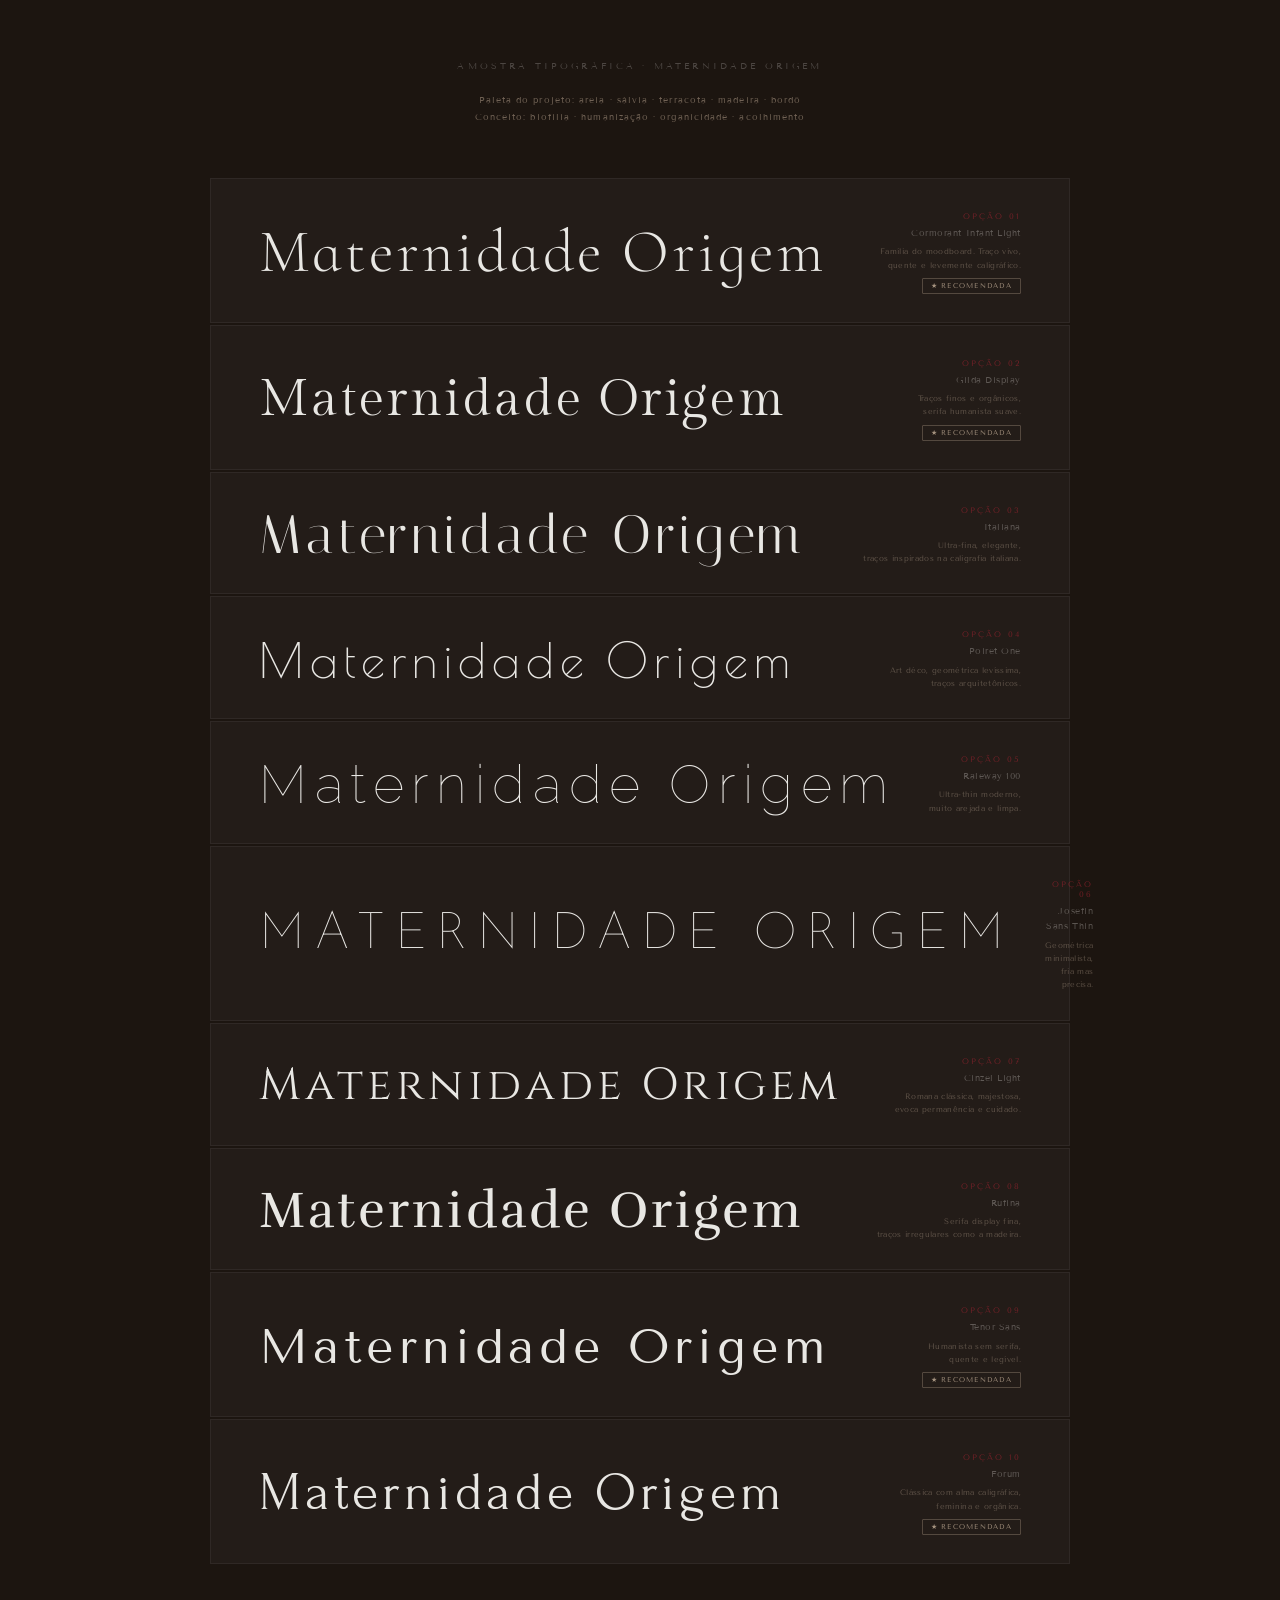
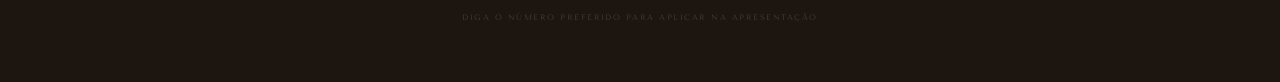
<file: font-sample.html>
<!DOCTYPE html>
<html lang="pt-BR">
<head>
  <meta charset="UTF-8">
  <meta name="viewport" content="width=device-width, initial-scale=1.0">
  <title>Amostra de Fontes · Maternidade Origem</title>
  <link rel="preconnect" href="https://fonts.googleapis.com">
  <link rel="preconnect" href="https://fonts.gstatic.com" crossorigin>
  <link href="https://fonts.googleapis.com/css2?family=Cormorant+Infant:wght@300&family=Gilda+Display&family=Italiana&family=Poiret+One&family=Raleway:wght@100;200&family=Josefin+Sans:wght@100&family=Cinzel:wght@300&family=Rufina:wght@400&family=Tenor+Sans&family=Forum&display=swap" rel="stylesheet">
  <style>
    *, *::before, *::after { box-sizing: border-box; margin: 0; padding: 0; }

    body {
      background: #1c1510;
      min-height: 100vh;
      display: flex;
      flex-direction: column;
      align-items: center;
      justify-content: center;
      padding: 60px 40px;
      font-family: 'Tenor Sans', sans-serif;
    }

    h2.page-label {
      font-family: 'Tenor Sans', sans-serif;
      font-size: 0.58rem;
      font-weight: 400;
      letter-spacing: 0.34em;
      text-transform: uppercase;
      color: rgba(250,248,245,0.22);
      margin-bottom: 20px;
      text-align: center;
    }

    .context-note {
      font-size: 0.56rem;
      font-weight: 400;
      letter-spacing: 0.12em;
      color: rgba(197, 176, 154, 0.5);
      text-align: center;
      margin-bottom: 52px;
      line-height: 1.9;
    }

    .samples {
      display: flex;
      flex-direction: column;
      gap: 2px;
      width: min(860px, 100%);
    }

    .sample {
      background: rgba(255,255,255,0.03);
      border: 1px solid rgba(255,255,255,0.055);
      padding: 32px 48px 28px;
      display: grid;
      grid-template-columns: 1fr auto;
      align-items: center;
      gap: 32px;
      transition: background 0.2s;
      cursor: default;
    }

    .sample:hover { background: rgba(255,255,255,0.06); }

    .sample-title {
      color: rgba(250, 248, 245, 0.92);
      line-height: 1;
      letter-spacing: 0.05em;
      white-space: nowrap;
    }

    .sample-meta {
      text-align: right;
      flex-shrink: 0;
    }

    .meta-num {
      display: block;
      font-size: 0.48rem;
      font-weight: 500;
      letter-spacing: 0.26em;
      text-transform: uppercase;
      color: rgba(156,35,48,0.65);
      margin-bottom: 5px;
    }

    .meta-name {
      display: block;
      font-size: 0.56rem;
      font-weight: 400;
      letter-spacing: 0.06em;
      color: rgba(250,248,245,0.28);
      line-height: 1.7;
    }

    .meta-why {
      display: block;
      font-size: 0.52rem;
      font-weight: 400;
      letter-spacing: 0.04em;
      color: rgba(197,176,154,0.38);
      line-height: 1.6;
      margin-top: 4px;
      max-width: 180px;
    }

    /* ── 01 · Cormorant Infant Light — a mais próxima do moodboard */
    .s1 .sample-title { font-family: 'Cormorant Infant', serif; font-weight: 300; font-size: 3.8rem; }

    /* ── 02 · Gilda Display — serifa fina com traços orgânicos */
    .s2 .sample-title { font-family: 'Gilda Display', serif; font-size: 3.2rem; }

    /* ── 03 · Italiana — ultra-fina, traços italianizantes */
    .s3 .sample-title { font-family: 'Italiana', serif; font-size: 3.4rem; letter-spacing: 0.08em; }

    /* ── 04 · Poiret One — art déco, geométrica, levíssima */
    .s4 .sample-title { font-family: 'Poiret One', sans-serif; font-size: 3.0rem; letter-spacing: 0.12em; }

    /* ── 05 · Raleway 100 — ultra thin, arquitetônica */
    .s5 .sample-title { font-family: 'Raleway', sans-serif; font-weight: 100; font-size: 3.4rem; letter-spacing: 0.14em; }

    /* ── 06 · Josefin Sans Thin — geométrica minimalista */
    .s6 .sample-title { font-family: 'Josefin Sans', sans-serif; font-weight: 100; font-size: 3.2rem; letter-spacing: 0.18em; text-transform: uppercase; }

    /* ── 07 · Cinzel Light — romana clássica, majestosa */
    .s7 .sample-title { font-family: 'Cinzel', serif; font-weight: 300; font-size: 2.8rem; letter-spacing: 0.1em; }

    /* ── 08 · Rufina — serifa display, traços finos elegantes */
    .s8 .sample-title { font-family: 'Rufina', serif; font-size: 3.2rem; letter-spacing: 0.06em; }

    /* ── 09 · Tenor Sans — humanista, quente, sem serifa */
    .s9 .sample-title { font-family: 'Tenor Sans', sans-serif; font-size: 3.0rem; letter-spacing: 0.1em; }

    /* ── 10 · Forum — calligráfica clássica, feminina */
    .s10 .sample-title { font-family: 'Forum', cursive; font-size: 3.4rem; letter-spacing: 0.07em; }

    .rec-badge {
      display: inline-block;
      font-size: 0.44rem;
      font-weight: 500;
      letter-spacing: 0.18em;
      text-transform: uppercase;
      color: rgba(197,176,154,0.8);
      border: 1px solid rgba(197,176,154,0.3);
      padding: 2px 8px 3px;
      border-radius: 1px;
      margin-top: 6px;
    }

    .footer-note {
      margin-top: 48px;
      font-size: 0.52rem;
      font-weight: 400;
      letter-spacing: 0.18em;
      text-transform: uppercase;
      color: rgba(250,248,245,0.16);
      text-align: center;
    }
  </style>
</head>
<body>

  <h2 class="page-label">Amostra tipográfica · Maternidade Origem</h2>
  <p class="context-note">
    Paleta do projeto: areia · sálvia · terracota · madeira · bordô<br>
    Conceito: biofilia · humanização · organicidade · acolhimento
  </p>

  <div class="samples">

    <div class="sample s1">
      <div class="sample-title">Maternidade Origem</div>
      <div class="sample-meta">
        <span class="meta-num">Opção 01</span>
        <span class="meta-name">Cormorant Infant Light</span>
        <span class="meta-why">Família do moodboard. Traço vivo,<br>quente e levemente caligráfico.</span>
        <span class="rec-badge">★ Recomendada</span>
      </div>
    </div>

    <div class="sample s2">
      <div class="sample-title">Maternidade Origem</div>
      <div class="sample-meta">
        <span class="meta-num">Opção 02</span>
        <span class="meta-name">Gilda Display</span>
        <span class="meta-why">Traços finos e orgânicos,<br>serifa humanista suave.</span>
        <span class="rec-badge">★ Recomendada</span>
      </div>
    </div>

    <div class="sample s3">
      <div class="sample-title">Maternidade Origem</div>
      <div class="sample-meta">
        <span class="meta-num">Opção 03</span>
        <span class="meta-name">Italiana</span>
        <span class="meta-why">Ultra-fina, elegante,<br>traços inspirados na caligrafia italiana.</span>
      </div>
    </div>

    <div class="sample s4">
      <div class="sample-title">Maternidade Origem</div>
      <div class="sample-meta">
        <span class="meta-num">Opção 04</span>
        <span class="meta-name">Poiret One</span>
        <span class="meta-why">Art déco, geométrica levíssima,<br>traços arquitetônicos.</span>
      </div>
    </div>

    <div class="sample s5">
      <div class="sample-title">Maternidade Origem</div>
      <div class="sample-meta">
        <span class="meta-num">Opção 05</span>
        <span class="meta-name">Raleway 100</span>
        <span class="meta-why">Ultra-thin moderno,<br>muito arejada e limpa.</span>
      </div>
    </div>

    <div class="sample s6">
      <div class="sample-title">Maternidade Origem</div>
      <div class="sample-meta">
        <span class="meta-num">Opção 06</span>
        <span class="meta-name">Josefin Sans Thin</span>
        <span class="meta-why">Geométrica minimalista,<br>fria mas precisa.</span>
      </div>
    </div>

    <div class="sample s7">
      <div class="sample-title">Maternidade Origem</div>
      <div class="sample-meta">
        <span class="meta-num">Opção 07</span>
        <span class="meta-name">Cinzel Light</span>
        <span class="meta-why">Romana clássica, majestosa,<br>evoca permanência e cuidado.</span>
      </div>
    </div>

    <div class="sample s8">
      <div class="sample-title">Maternidade Origem</div>
      <div class="sample-meta">
        <span class="meta-num">Opção 08</span>
        <span class="meta-name">Rufina</span>
        <span class="meta-why">Serifa display fina,<br>traços irregulares como a madeira.</span>
      </div>
    </div>

    <div class="sample s9">
      <div class="sample-title">Maternidade Origem</div>
      <div class="sample-meta">
        <span class="meta-num">Opção 09</span>
        <span class="meta-name">Tenor Sans</span>
        <span class="meta-why">Humanista sem serifa,<br>quente e legível.</span>
        <span class="rec-badge">★ Recomendada</span>
      </div>
    </div>

    <div class="sample s10">
      <div class="sample-title">Maternidade Origem</div>
      <div class="sample-meta">
        <span class="meta-num">Opção 10</span>
        <span class="meta-name">Forum</span>
        <span class="meta-why">Clássica com alma caligráfica,<br>feminina e orgânica.</span>
        <span class="rec-badge">★ Recomendada</span>
      </div>
    </div>

  </div>

  <p class="footer-note">Diga o número preferido para aplicar na apresentação</p>

</body>
</html>
</file>
